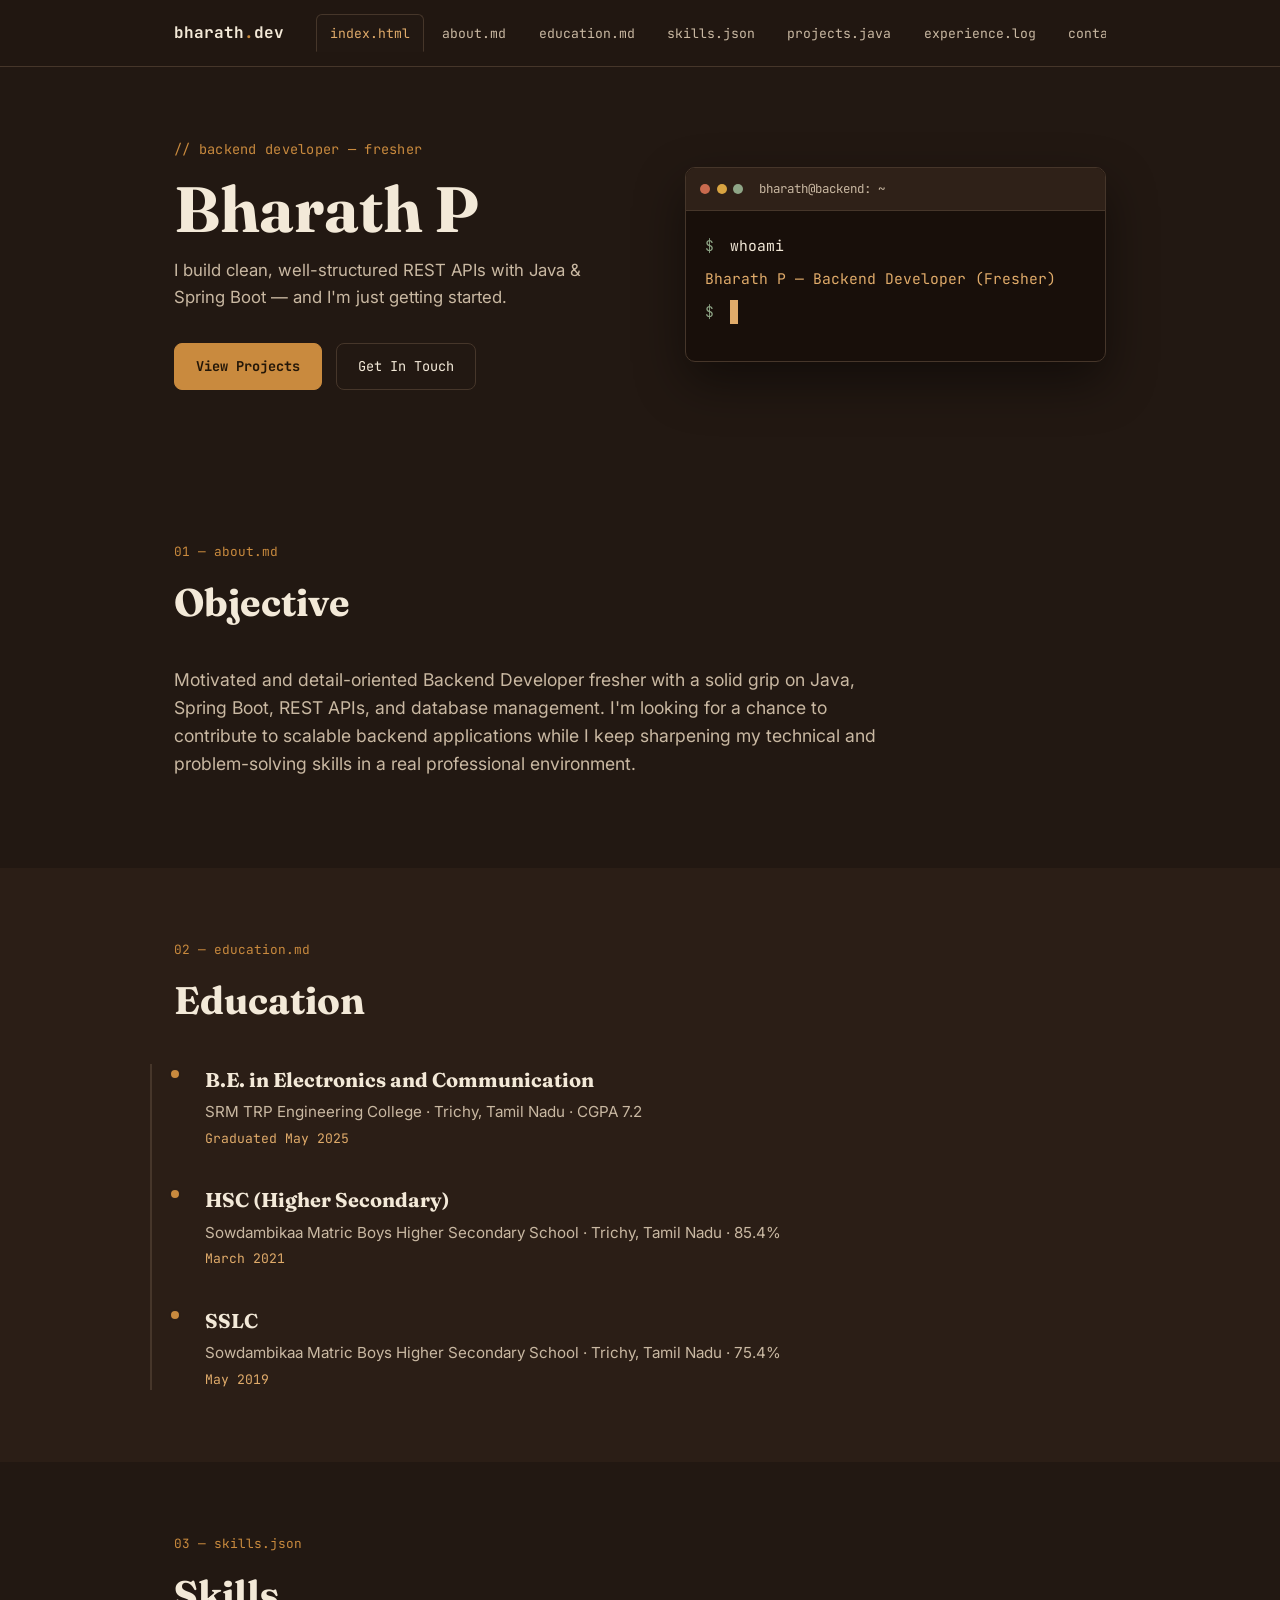
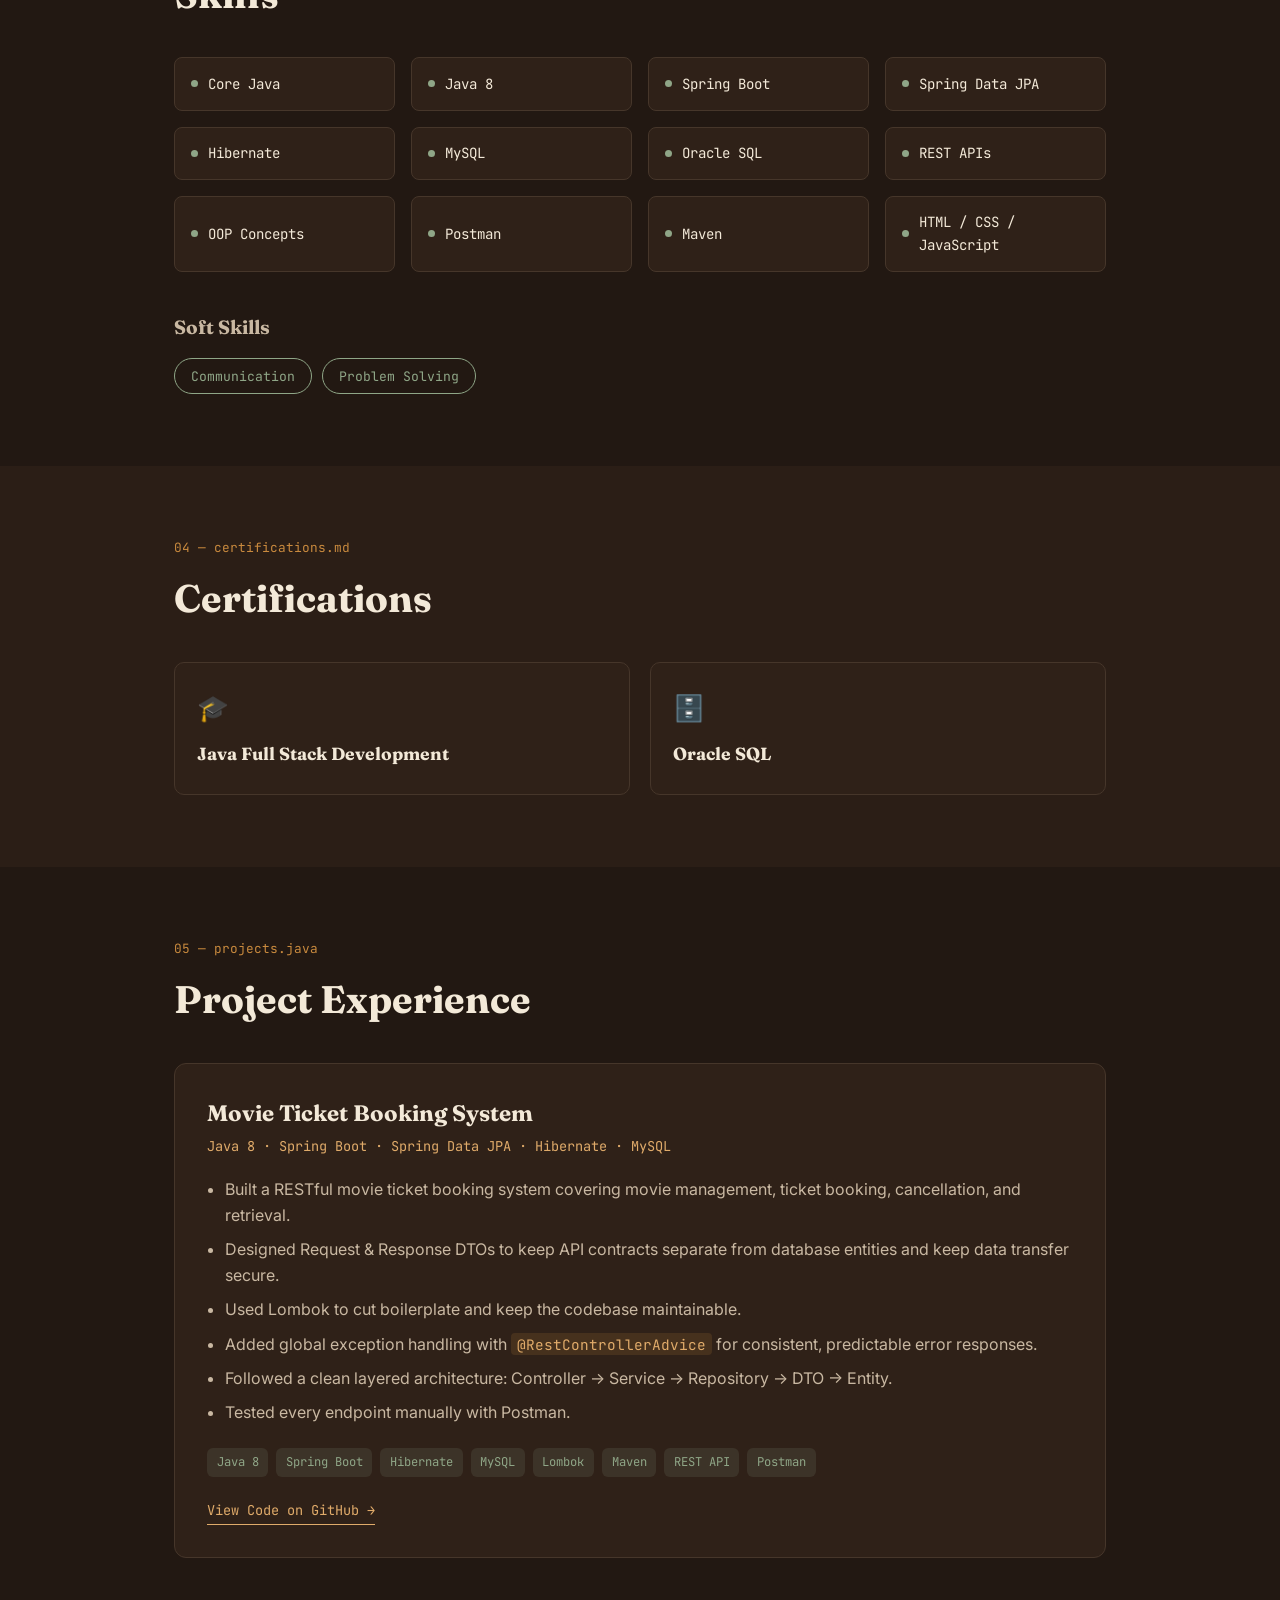
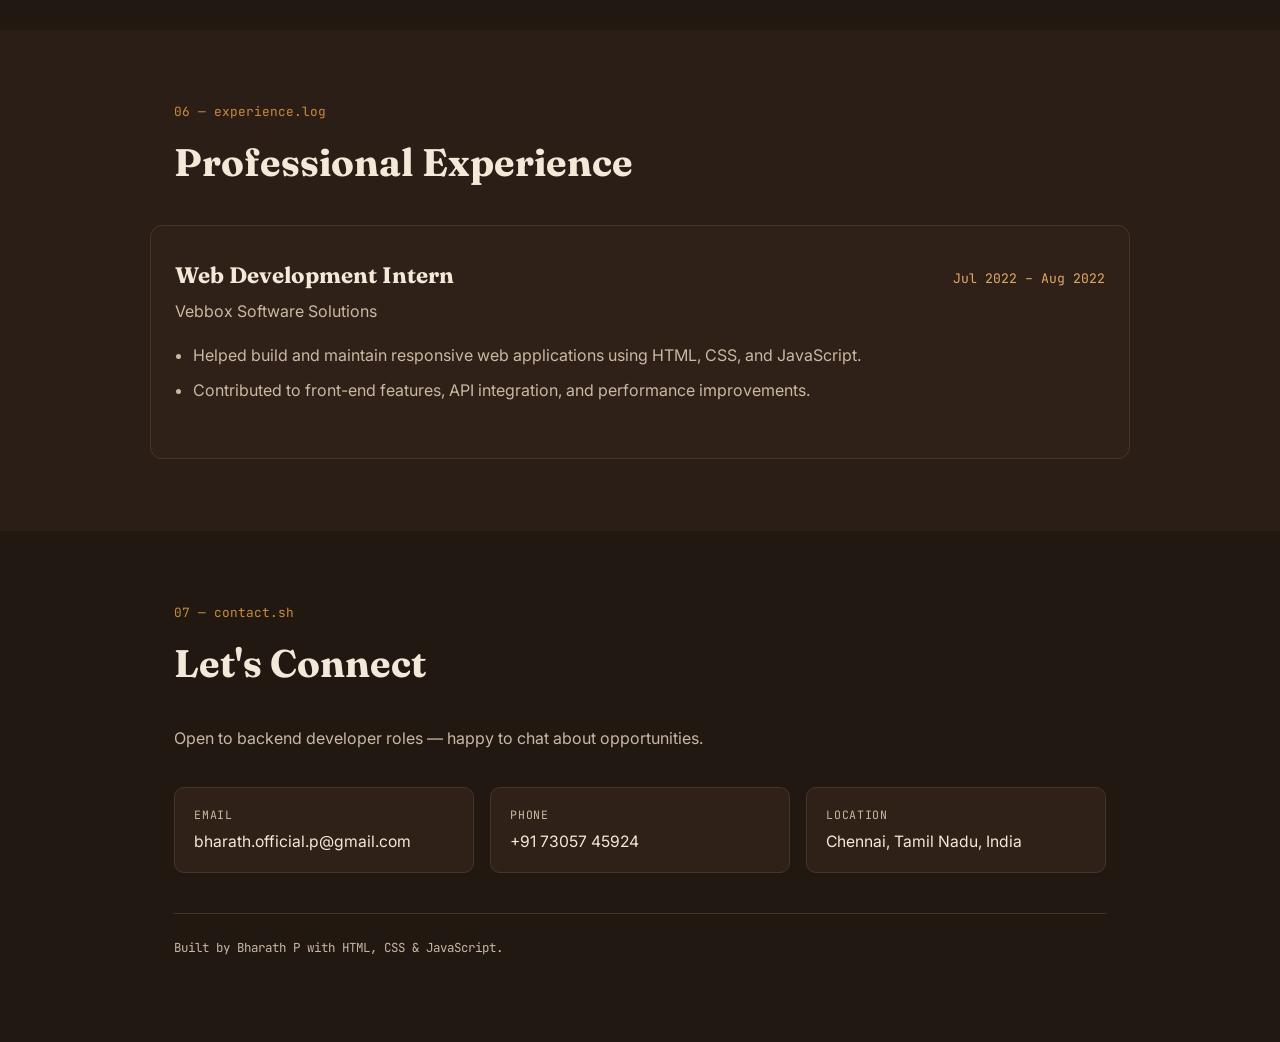
<file: index.html>
<!DOCTYPE html>
<html lang="en">
<head>
<meta charset="UTF-8">
<meta name="viewport" content="width=device-width, initial-scale=1.0">
<title>Bharath P — Backend Developer</title>

<!-- Google Fonts: Fraunces (headings), Inter (body), JetBrains Mono (code/labels) -->
<link rel="preconnect" href="https://fonts.googleapis.com">
<link href="https://fonts.googleapis.com/css2?family=Fraunces:opsz,wght@9..144,400;9..144,600;9..144,700&family=Inter:wght@400;500;600&family=JetBrains+Mono:wght@400;500;700&display=swap" rel="stylesheet">

<link rel="stylesheet" href="style.css">
</head>
<body>

  <!-- ============ NAV BAR (styled like open editor tabs) ============ -->
  <header class="tabbar" id="tabbar">
    <div class="tabbar-inner">
      <span class="logo">bharath<span class="logo-dot">.</span>dev</span>
      <nav class="tabs">
        <a href="#home" class="tab active-tab">index.html</a>
        <a href="#about" class="tab">about.md</a>
        <a href="#education" class="tab">education.md</a>
        <a href="#skills" class="tab">skills.json</a>
        <a href="#projects" class="tab">projects.java</a>
        <a href="#experience" class="tab">experience.log</a>
        <a href="#contact" class="tab">contact.sh</a>
      </nav>
      <button class="menu-btn" id="menuBtn" aria-label="Open menu">☰</button>
    </div>
  </header>

  <!-- ============ HERO / TERMINAL ============ -->
  <section class="hero" id="home">
    <div class="hero-text">
      <p class="eyebrow">// backend developer &mdash; fresher</p>
      <h1>Bharath P</h1>
      <p class="hero-sub">I build clean, well-structured REST APIs with Java &amp; Spring Boot &mdash; and I'm just getting started.</p>
      <div class="hero-actions">
        <a href="#projects" class="btn btn-primary">View Projects</a>
        <a href="#contact" class="btn btn-ghost">Get In Touch</a>
      </div>
    </div>

    <div class="terminal" id="terminal">
      <div class="terminal-topbar">
        <span class="dot red"></span><span class="dot yellow"></span><span class="dot green"></span>
        <span class="terminal-title">bharath@backend: ~</span>
      </div>
      <div class="terminal-body">
        <p><span class="prompt">$</span> whoami</p>
        <p class="typed-line" id="typedLine"></p>
        <p class="cursor-line"><span class="prompt">$</span> <span id="typeCursor" class="cursor">&nbsp;</span></p>
      </div>
    </div>
  </section>

  <!-- ============ ABOUT ============ -->
  <section class="section" id="about">
    <p class="section-tag">01 &mdash; about.md</p>
    <h2>Objective</h2>
    <p class="about-text">
      Motivated and detail-oriented Backend Developer fresher with a solid grip on Java, Spring Boot,
      REST APIs, and database management. I'm looking for a chance to contribute to scalable backend
      applications while I keep sharpening my technical and problem-solving skills in a real
      professional environment.
    </p>
  </section>

  <!-- ============ EDUCATION ============ -->
  <section class="section alt" id="education">
    <p class="section-tag">02 &mdash; education.md</p>
    <h2>Education</h2>

    <div class="timeline">
      <div class="timeline-item">
        <div class="timeline-marker"></div>
        <div class="timeline-content">
          <h3>B.E. in Electronics and Communication</h3>
          <p class="timeline-meta">SRM TRP Engineering College &middot; Trichy, Tamil Nadu &middot; CGPA 7.2</p>
          <p class="timeline-date">Graduated May 2025</p>
        </div>
      </div>

      <div class="timeline-item">
        <div class="timeline-marker"></div>
        <div class="timeline-content">
          <h3>HSC (Higher Secondary)</h3>
          <p class="timeline-meta">Sowdambikaa Matric Boys Higher Secondary School &middot; Trichy, Tamil Nadu &middot; 85.4%</p>
          <p class="timeline-date">March 2021</p>
        </div>
      </div>

      <div class="timeline-item">
        <div class="timeline-marker"></div>
        <div class="timeline-content">
          <h3>SSLC</h3>
          <p class="timeline-meta">Sowdambikaa Matric Boys Higher Secondary School &middot; Trichy, Tamil Nadu &middot; 75.4%</p>
          <p class="timeline-date">May 2019</p>
        </div>
      </div>
    </div>
  </section>

  <!-- ============ SKILLS ============ -->
  <section class="section" id="skills">
    <p class="section-tag">03 &mdash; skills.json</p>
    <h2>Skills</h2>

    <div class="skills-grid" id="skillsGrid">
      <!-- Filled in by script.js -->
    </div>

    <h3 class="soft-heading">Soft Skills</h3>
    <div class="pill-row">
      <span class="pill">Communication</span>
      <span class="pill">Problem Solving</span>
    </div>
  </section>

  <!-- ============ CERTIFICATIONS ============ -->
  <section class="section alt" id="certifications">
    <p class="section-tag">04 &mdash; certifications.md</p>
    <h2>Certifications</h2>

    <div class="cert-row">
      <div class="cert-card">
        <span class="cert-icon">🎓</span>
        <h3>Java Full Stack Development</h3>
      </div>
      <div class="cert-card">
        <span class="cert-icon">🗄️</span>
        <h3>Oracle SQL</h3>
      </div>
    </div>
  </section>

  <!-- ============ PROJECTS ============ -->
  <section class="section" id="projects">
    <p class="section-tag">05 &mdash; projects.java</p>
    <h2>Project Experience</h2>

    <div class="project-card">
      <div class="project-head">
        <h3>Movie Ticket Booking System</h3>
        <p class="project-stack">Java 8 &middot; Spring Boot &middot; Spring Data JPA &middot; Hibernate &middot; MySQL</p>
      </div>
      <ul class="project-list">
        <li>Built a RESTful movie ticket booking system covering movie management, ticket booking, cancellation, and retrieval.</li>
        <li>Designed Request &amp; Response DTOs to keep API contracts separate from database entities and keep data transfer secure.</li>
        <li>Used Lombok to cut boilerplate and keep the codebase maintainable.</li>
        <li>Added global exception handling with <code>@RestControllerAdvice</code> for consistent, predictable error responses.</li>
        <li>Followed a clean layered architecture: Controller &rarr; Service &rarr; Repository &rarr; DTO &rarr; Entity.</li>
        <li>Tested every endpoint manually with Postman.</li>
      </ul>
      <div class="tag-row">
        <span class="tag">Java 8</span><span class="tag">Spring Boot</span><span class="tag">Hibernate</span>
        <span class="tag">MySQL</span><span class="tag">Lombok</span><span class="tag">Maven</span>
        <span class="tag">REST API</span><span class="tag">Postman</span>
      </div>
      <a href="https://github.com/bharath-dev-official/Movie-Ticket-Booking-System" class="project-link" target="_blank" rel="noopener noreferrer">
        View Code on GitHub &rarr;
      </a>
    </div>
  </section>

  <!-- ============ EXPERIENCE ============ -->
  <section class="section alt" id="experience">
    <p class="section-tag">06 &mdash; experience.log</p>
    <h2>Professional Experience</h2>

    <div class="exp-card">
      <div class="exp-head">
        <h3>Web Development Intern</h3>
        <span class="exp-date">Jul 2022 &ndash; Aug 2022</span>
      </div>
      <p class="exp-company">Vebbox Software Solutions</p>
      <ul class="project-list">
        <li>Helped build and maintain responsive web applications using HTML, CSS, and JavaScript.</li>
        <li>Contributed to front-end features, API integration, and performance improvements.</li>
      </ul>
    </div>
  </section>

  <!-- ============ CONTACT ============ -->
  <footer class="section contact" id="contact">
    <p class="section-tag">07 &mdash; contact.sh</p>
    <h2>Let's Connect</h2>
    <p class="contact-sub">Open to backend developer roles &mdash; happy to chat about opportunities.</p>

    <div class="contact-links">
      <a href="mailto:bharath.official.p@gmail.com" class="contact-link">
        <span class="contact-label">Email</span>
        <span class="contact-value">bharath.official.p@gmail.com</span>
      </a>
      <a href="tel:+917305745924" class="contact-link">
        <span class="contact-label">Phone</span>
        <span class="contact-value">+91 73057 45924</span>
      </a>
      <div class="contact-link">
        <span class="contact-label">Location</span>
        <span class="contact-value">Chennai, Tamil Nadu, India</span>
      </div>
    </div>

    <p class="footer-note">Built by Bharath P with HTML, CSS &amp; JavaScript.</p>
  </footer>

  <button id="backToTop" class="back-to-top" aria-label="Back to top">↑</button>

  <script src="script.js"></script>
</body>
</html>
</file>
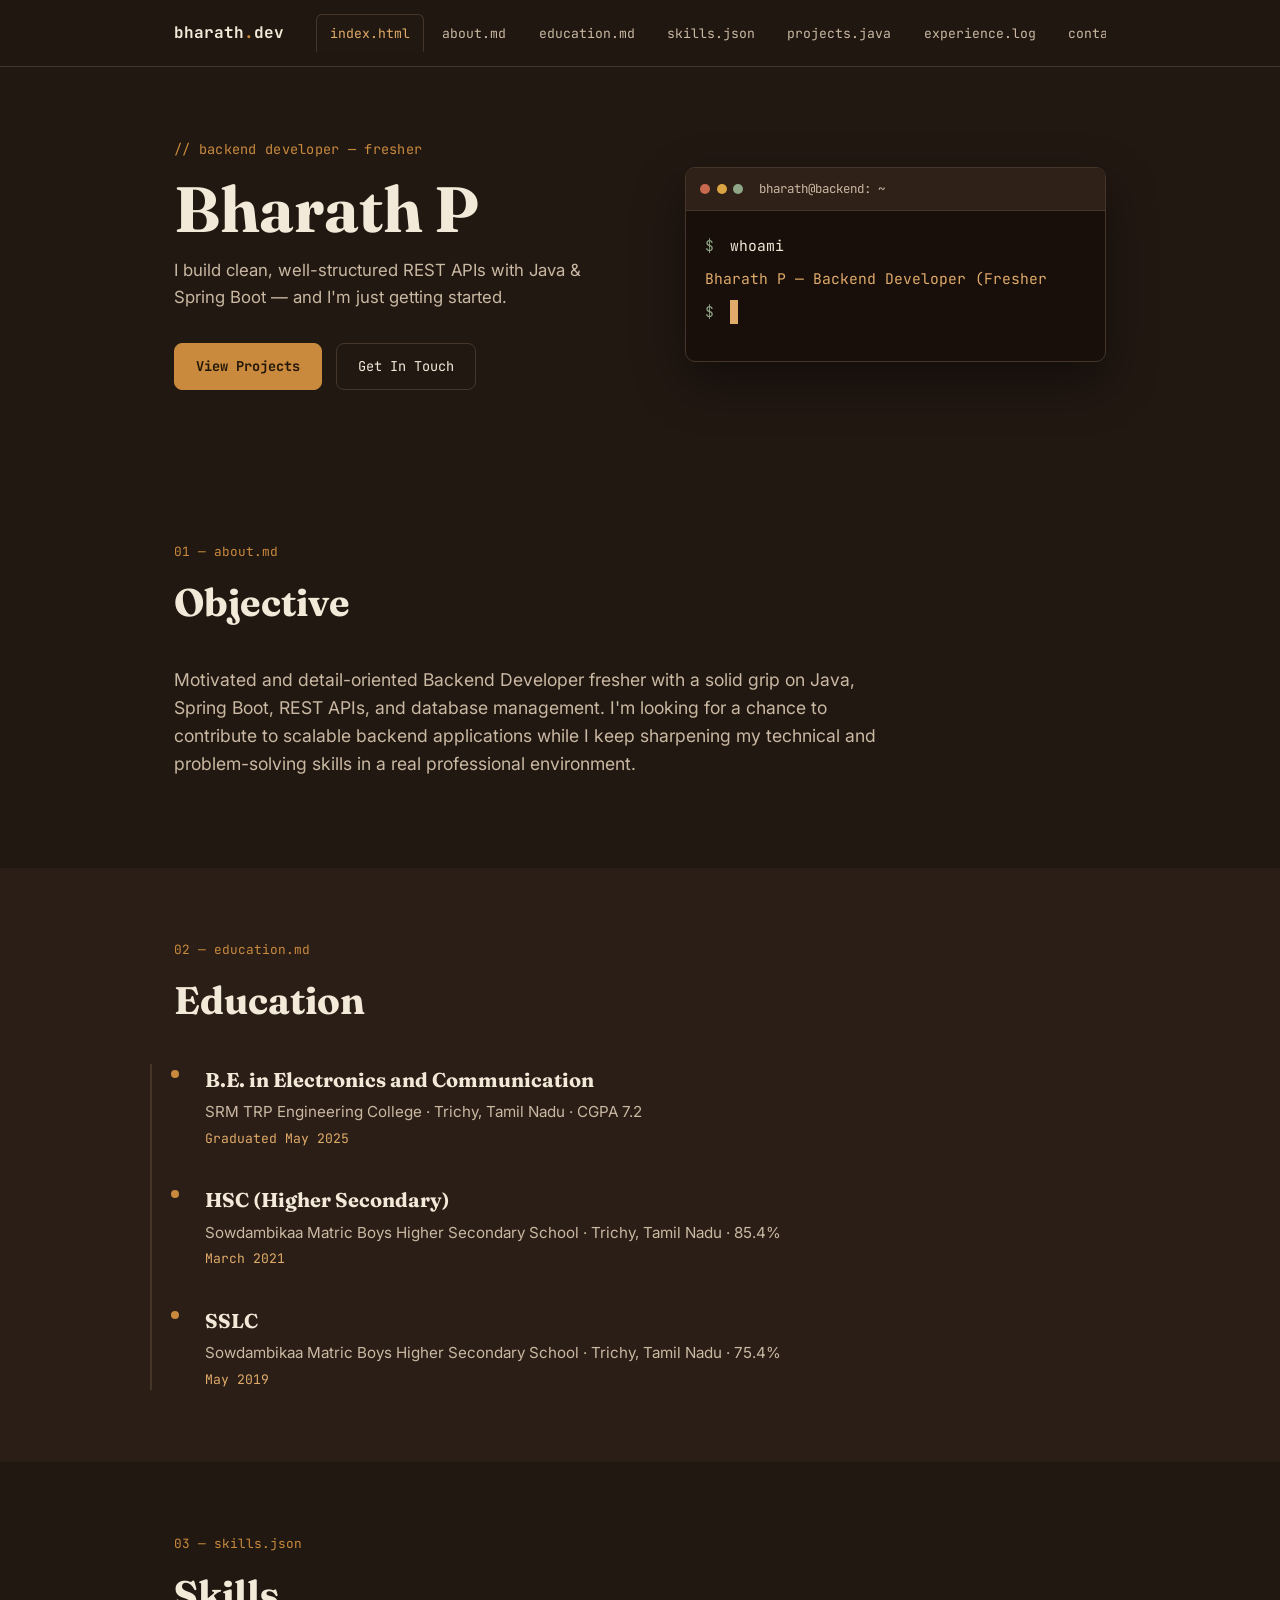
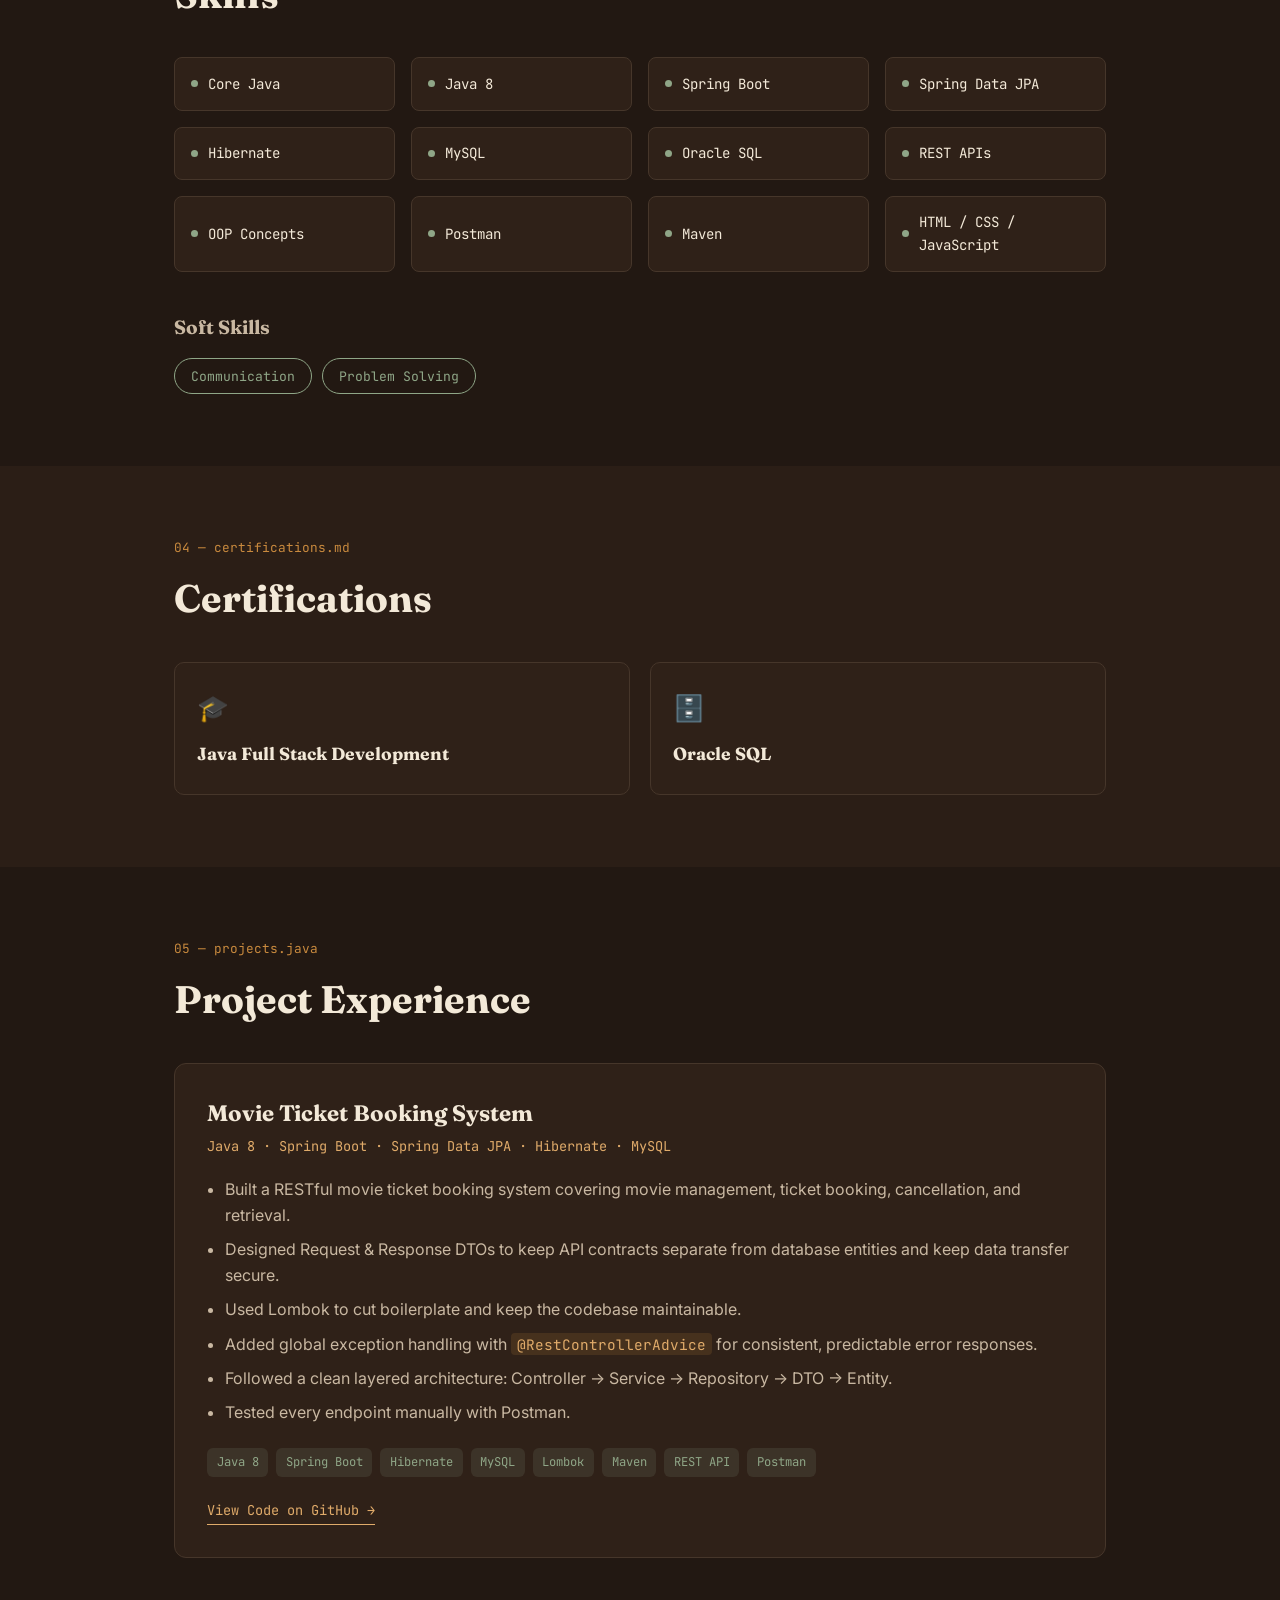
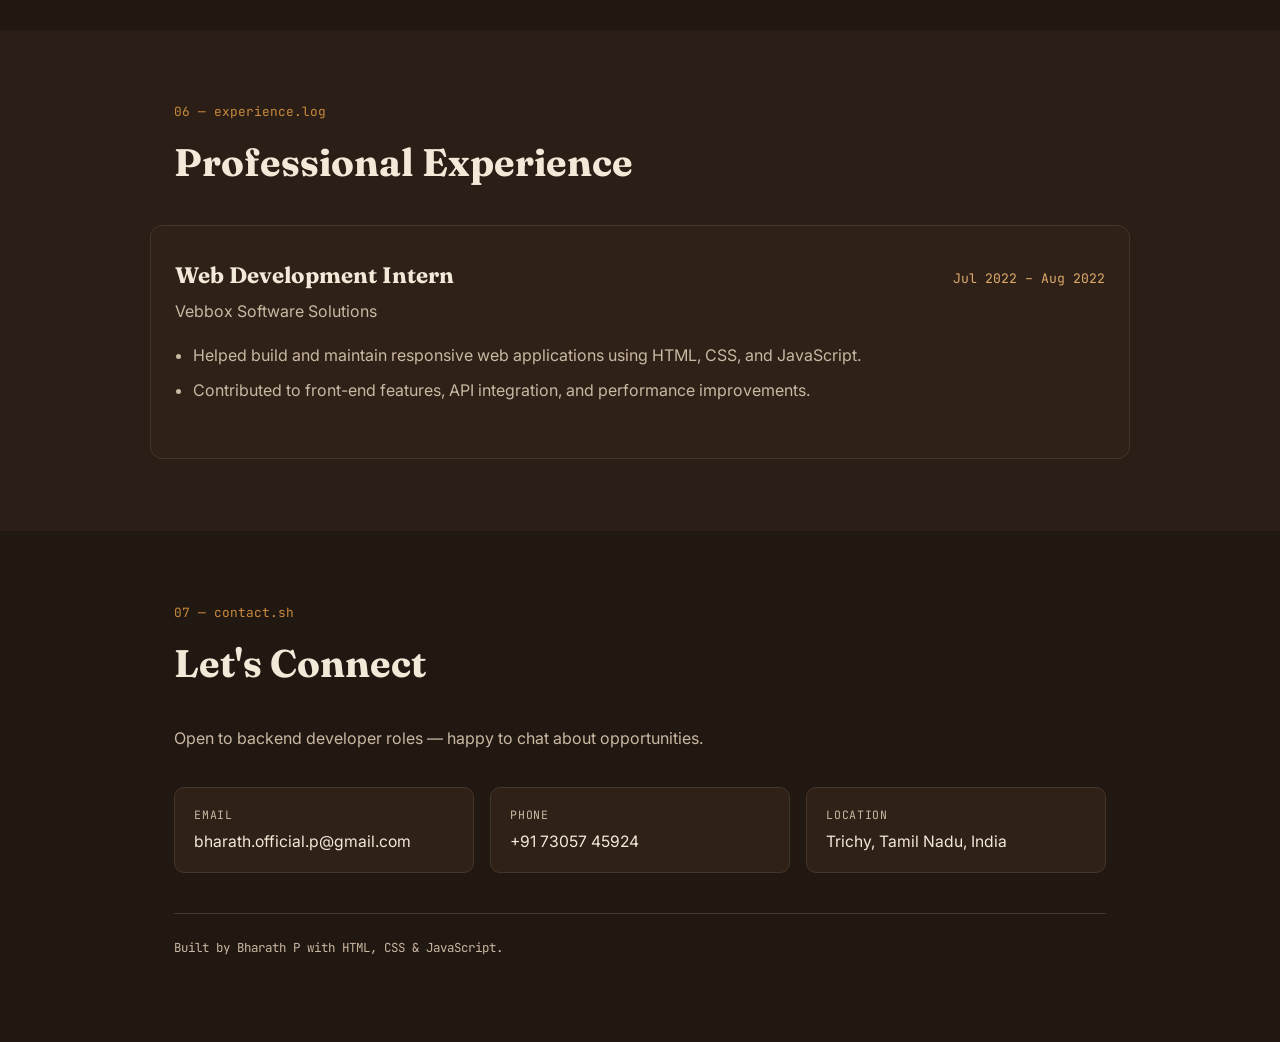
<file: index (1).html>
<!DOCTYPE html>
<html lang="en">
<head>
<meta charset="UTF-8">
<meta name="viewport" content="width=device-width, initial-scale=1.0">
<title>Bharath P — Backend Developer</title>

<!-- Google Fonts: Fraunces (headings), Inter (body), JetBrains Mono (code/labels) -->
<link rel="preconnect" href="https://fonts.googleapis.com">
<link href="https://fonts.googleapis.com/css2?family=Fraunces:opsz,wght@9..144,400;9..144,600;9..144,700&family=Inter:wght@400;500;600&family=JetBrains+Mono:wght@400;500;700&display=swap" rel="stylesheet">

<link rel="stylesheet" href="style (1).css">
</head>
<body>

  <!-- ============ NAV BAR (styled like open editor tabs) ============ -->
  <header class="tabbar" id="tabbar">
    <div class="tabbar-inner">
      <span class="logo">bharath<span class="logo-dot">.</span>dev</span>
      <nav class="tabs">
        <a href="#home" class="tab active-tab">index.html</a>
        <a href="#about" class="tab">about.md</a>
        <a href="#education" class="tab">education.md</a>
        <a href="#skills" class="tab">skills.json</a>
        <a href="#projects" class="tab">projects.java</a>
        <a href="#experience" class="tab">experience.log</a>
        <a href="#contact" class="tab">contact.sh</a>
      </nav>
      <button class="menu-btn" id="menuBtn" aria-label="Open menu">☰</button>
    </div>
  </header>

  <!-- ============ HERO / TERMINAL ============ -->
  <section class="hero" id="home">
    <div class="hero-text">
      <p class="eyebrow">// backend developer &mdash; fresher</p>
      <h1>Bharath P</h1>
      <p class="hero-sub">I build clean, well-structured REST APIs with Java &amp; Spring Boot &mdash; and I'm just getting started.</p>
      <div class="hero-actions">
        <a href="#projects" class="btn btn-primary">View Projects</a>
        <a href="#contact" class="btn btn-ghost">Get In Touch</a>
      </div>
    </div>

    <div class="terminal" id="terminal">
      <div class="terminal-topbar">
        <span class="dot red"></span><span class="dot yellow"></span><span class="dot green"></span>
        <span class="terminal-title">bharath@backend: ~</span>
      </div>
      <div class="terminal-body">
        <p><span class="prompt">$</span> whoami</p>
        <p class="typed-line" id="typedLine"></p>
        <p class="cursor-line"><span class="prompt">$</span> <span id="typeCursor" class="cursor">&nbsp;</span></p>
      </div>
    </div>
  </section>

  <!-- ============ ABOUT ============ -->
  <section class="section" id="about">
    <p class="section-tag">01 &mdash; about.md</p>
    <h2>Objective</h2>
    <p class="about-text">
      Motivated and detail-oriented Backend Developer fresher with a solid grip on Java, Spring Boot,
      REST APIs, and database management. I'm looking for a chance to contribute to scalable backend
      applications while I keep sharpening my technical and problem-solving skills in a real
      professional environment.
    </p>
  </section>

  <!-- ============ EDUCATION ============ -->
  <section class="section alt" id="education">
    <p class="section-tag">02 &mdash; education.md</p>
    <h2>Education</h2>

    <div class="timeline">
      <div class="timeline-item">
        <div class="timeline-marker"></div>
        <div class="timeline-content">
          <h3>B.E. in Electronics and Communication</h3>
          <p class="timeline-meta">SRM TRP Engineering College &middot; Trichy, Tamil Nadu &middot; CGPA 7.2</p>
          <p class="timeline-date">Graduated May 2025</p>
        </div>
      </div>

      <div class="timeline-item">
        <div class="timeline-marker"></div>
        <div class="timeline-content">
          <h3>HSC (Higher Secondary)</h3>
          <p class="timeline-meta">Sowdambikaa Matric Boys Higher Secondary School &middot; Trichy, Tamil Nadu &middot; 85.4%</p>
          <p class="timeline-date">March 2021</p>
        </div>
      </div>

      <div class="timeline-item">
        <div class="timeline-marker"></div>
        <div class="timeline-content">
          <h3>SSLC</h3>
          <p class="timeline-meta">Sowdambikaa Matric Boys Higher Secondary School &middot; Trichy, Tamil Nadu &middot; 75.4%</p>
          <p class="timeline-date">May 2019</p>
        </div>
      </div>
    </div>
  </section>

  <!-- ============ SKILLS ============ -->
  <section class="section" id="skills">
    <p class="section-tag">03 &mdash; skills.json</p>
    <h2>Skills</h2>

    <div class="skills-grid" id="skillsGrid">
      <!-- Filled in by script.js -->
    </div>

    <h3 class="soft-heading">Soft Skills</h3>
    <div class="pill-row">
      <span class="pill">Communication</span>
      <span class="pill">Problem Solving</span>
    </div>
  </section>

  <!-- ============ CERTIFICATIONS ============ -->
  <section class="section alt" id="certifications">
    <p class="section-tag">04 &mdash; certifications.md</p>
    <h2>Certifications</h2>

    <div class="cert-row">
      <div class="cert-card">
        <span class="cert-icon">🎓</span>
        <h3>Java Full Stack Development</h3>
      </div>
      <div class="cert-card">
        <span class="cert-icon">🗄️</span>
        <h3>Oracle SQL</h3>
      </div>
    </div>
  </section>

  <!-- ============ PROJECTS ============ -->
  <section class="section" id="projects">
    <p class="section-tag">05 &mdash; projects.java</p>
    <h2>Project Experience</h2>

    <div class="project-card">
      <div class="project-head">
        <h3>Movie Ticket Booking System</h3>
        <p class="project-stack">Java 8 &middot; Spring Boot &middot; Spring Data JPA &middot; Hibernate &middot; MySQL</p>
      </div>
      <ul class="project-list">
        <li>Built a RESTful movie ticket booking system covering movie management, ticket booking, cancellation, and retrieval.</li>
        <li>Designed Request &amp; Response DTOs to keep API contracts separate from database entities and keep data transfer secure.</li>
        <li>Used Lombok to cut boilerplate and keep the codebase maintainable.</li>
        <li>Added global exception handling with <code>@RestControllerAdvice</code> for consistent, predictable error responses.</li>
        <li>Followed a clean layered architecture: Controller &rarr; Service &rarr; Repository &rarr; DTO &rarr; Entity.</li>
        <li>Tested every endpoint manually with Postman.</li>
      </ul>
      <div class="tag-row">
        <span class="tag">Java 8</span><span class="tag">Spring Boot</span><span class="tag">Hibernate</span>
        <span class="tag">MySQL</span><span class="tag">Lombok</span><span class="tag">Maven</span>
        <span class="tag">REST API</span><span class="tag">Postman</span>
      </div>
      <a href="https://github.com/bharath-dev-official/Movie-Ticket-Booking-System" class="project-link" target="_blank" rel="noopener noreferrer">
        View Code on GitHub &rarr;
      </a>
    </div>
  </section>

  <!-- ============ EXPERIENCE ============ -->
  <section class="section alt" id="experience">
    <p class="section-tag">06 &mdash; experience.log</p>
    <h2>Professional Experience</h2>

    <div class="exp-card">
      <div class="exp-head">
        <h3>Web Development Intern</h3>
        <span class="exp-date">Jul 2022 &ndash; Aug 2022</span>
      </div>
      <p class="exp-company">Vebbox Software Solutions</p>
      <ul class="project-list">
        <li>Helped build and maintain responsive web applications using HTML, CSS, and JavaScript.</li>
        <li>Contributed to front-end features, API integration, and performance improvements.</li>
      </ul>
    </div>
  </section>

  <!-- ============ CONTACT ============ -->
  <footer class="section contact" id="contact">
    <p class="section-tag">07 &mdash; contact.sh</p>
    <h2>Let's Connect</h2>
    <p class="contact-sub">Open to backend developer roles &mdash; happy to chat about opportunities.</p>

    <div class="contact-links">
      <a href="mailto:bharath.official.p@gmail.com" class="contact-link">
        <span class="contact-label">Email</span>
        <span class="contact-value">bharath.official.p@gmail.com</span>
      </a>
      <a href="tel:+917305745924" class="contact-link">
        <span class="contact-label">Phone</span>
        <span class="contact-value">+91 73057 45924</span>
      </a>
      <div class="contact-link">
        <span class="contact-label">Location</span>
        <span class="contact-value">Trichy, Tamil Nadu, India</span>
      </div>
    </div>

    <p class="footer-note">Built by Bharath P with HTML, CSS &amp; JavaScript.</p>
  </footer>

  <button id="backToTop" class="back-to-top" aria-label="Back to top">↑</button>

  <script src="script (1).js"></script>
</body>
</html>
</file>
<file: style.css>
/* ============================================================
   DESIGN TOKENS
   Theme idea: "Java" the language = coffee. Dark espresso
   background, cream text, copper accent (coffee crema) and a
   sage-green accent (a nod to Spring Boot).
   ============================================================ */
:root {
  --bg: #221812;
  --bg-alt: #2b1e16;
  --surface: #2f2118;
  --border: #46362a;
  --text: #f3e9d8;
  --text-dim: #c9b8a2;
  --accent: #c98a3e;      /* copper / crema */
  --accent-soft: #e0ab6a;
  --accent-2: #8fa687;    /* sage green / spring boot nod */
  --danger: #c96a4e;

  --font-display: "Fraunces", serif;
  --font-body: "Inter", sans-serif;
  --font-mono: "JetBrains Mono", monospace;

  --max-width: 980px;
}

* { box-sizing: border-box; }

html { scroll-behavior: smooth; }

body {
  margin: 0;
  background: var(--bg);
  color: var(--text);
  font-family: var(--font-body);
  line-height: 1.6;
  -webkit-font-smoothing: antialiased;
}

a { color: inherit; text-decoration: none; }
ul { padding-left: 1.1rem; margin: 0; }
li { margin-bottom: 0.55rem; }
code {
  font-family: var(--font-mono);
  background: rgba(201, 138, 62, 0.15);
  color: var(--accent-soft);
  padding: 0.1rem 0.4rem;
  border-radius: 4px;
  font-size: 0.9em;
}

/* ============ NAV / TABBAR ============ */
.tabbar {
  position: sticky;
  top: 0;
  z-index: 50;
  background: rgba(34, 24, 18, 0.92);
  backdrop-filter: blur(8px);
  border-bottom: 1px solid var(--border);
}

.tabbar-inner {
  max-width: var(--max-width);
  margin: 0 auto;
  padding: 0.9rem 1.5rem;
  display: flex;
  align-items: center;
  gap: 2rem;
}

.logo {
  font-family: var(--font-mono);
  font-weight: 700;
  font-size: 1rem;
  color: var(--text);
  flex-shrink: 0;
}
.logo-dot { color: var(--accent); }

.tabs {
  display: flex;
  gap: 0.3rem;
  overflow-x: auto;
  scrollbar-width: none;
}
.tabs::-webkit-scrollbar { display: none; }

.tab {
  font-family: var(--font-mono);
  font-size: 0.82rem;
  color: var(--text-dim);
  padding: 0.45rem 0.8rem;
  border-radius: 6px 6px 0 0;
  border: 1px solid transparent;
  white-space: nowrap;
  transition: color 0.2s ease, background 0.2s ease, border-color 0.2s ease;
}
.tab:hover { color: var(--text); background: rgba(255,255,255,0.04); }
.tab.active-tab {
  color: var(--accent-soft);
  background: var(--bg);
  border-color: var(--border);
  border-bottom-color: var(--bg);
}

.menu-btn {
  display: none;
  margin-left: auto;
  background: none;
  border: 1px solid var(--border);
  color: var(--text);
  font-size: 1.1rem;
  padding: 0.35rem 0.6rem;
  border-radius: 6px;
  cursor: pointer;
}

/* ============ HERO ============ */
.hero {
  max-width: var(--max-width);
  margin: 0 auto;
  padding: 4.5rem 1.5rem 5rem;
  display: grid;
  grid-template-columns: 1.1fr 1fr;
  gap: 3rem;
  align-items: center;
}

.eyebrow {
  font-family: var(--font-mono);
  color: var(--accent);
  font-size: 0.85rem;
  margin: 0 0 0.9rem;
  letter-spacing: 0.02em;
}

.hero h1 {
  font-family: var(--font-display);
  font-weight: 700;
  font-size: clamp(2.6rem, 6vw, 4rem);
  margin: 0 0 0.9rem;
  line-height: 1.05;
}

.hero-sub {
  color: var(--text-dim);
  font-size: 1.05rem;
  max-width: 40ch;
  margin: 0 0 2rem;
}

.hero-actions { display: flex; gap: 0.9rem; flex-wrap: wrap; }

.btn {
  font-family: var(--font-mono);
  font-size: 0.85rem;
  padding: 0.75rem 1.3rem;
  border-radius: 8px;
  border: 1px solid var(--border);
  transition: transform 0.15s ease, background 0.15s ease, border-color 0.15s ease;
  display: inline-block;
}
.btn:hover { transform: translateY(-2px); }
.btn-primary { background: var(--accent); color: #241708; border-color: var(--accent); font-weight: 700;}
.btn-primary:hover { background: var(--accent-soft); }
.btn-ghost { color: var(--text); }
.btn-ghost:hover { border-color: var(--accent); color: var(--accent-soft); }

/* ============ TERMINAL (signature element) ============ */
.terminal {
  background: #180f0a;
  border: 1px solid var(--border);
  border-radius: 10px;
  overflow: hidden;
  box-shadow: 0 20px 50px rgba(0,0,0,0.45);
}

.terminal-topbar {
  display: flex;
  align-items: center;
  gap: 0.4rem;
  padding: 0.7rem 0.9rem;
  background: var(--surface);
  border-bottom: 1px solid var(--border);
}

.dot { width: 10px; height: 10px; border-radius: 50%; display: inline-block; }
.dot.red { background: #c96a4e; }
.dot.yellow { background: #d9a441; }
.dot.green { background: #8fa687; }

.terminal-title {
  margin-left: 0.6rem;
  font-family: var(--font-mono);
  font-size: 0.78rem;
  color: var(--text-dim);
}

.terminal-body {
  padding: 1.4rem 1.2rem 1.6rem;
  font-family: var(--font-mono);
  font-size: 0.92rem;
  min-height: 150px;
}

.terminal-body p { margin: 0 0 0.6rem; }
.prompt { color: var(--accent-2); margin-right: 0.4rem; }
.typed-line { color: var(--accent-soft); min-height: 1.4em; }
.cursor {
  display: inline-block;
  width: 8px;
  background: var(--accent-soft);
  animation: blink 1s step-end infinite;
}
@keyframes blink { 50% { opacity: 0; } }

/* ============ GENERIC SECTIONS ============ */
.section {
  max-width: var(--max-width);
  margin: 0 auto;
  padding: 4.5rem 1.5rem;
}
.section.alt { background: var(--bg-alt); max-width: 100%; }
.section.alt > * { max-width: var(--max-width); margin-left: auto; margin-right: auto; }
.section.alt { padding-left: 0; padding-right: 0; }
.section.alt .section-tag,
.section.alt h2,
.section.alt .timeline,
.section.alt .cert-row,
.section.alt .exp-card {
  padding-left: 1.5rem;
  padding-right: 1.5rem;
}

.section-tag {
  font-family: var(--font-mono);
  color: var(--accent);
  font-size: 0.8rem;
  margin: 0 0 0.6rem;
}

.section h2 {
  font-family: var(--font-display);
  font-size: clamp(1.8rem, 3.5vw, 2.4rem);
  margin: 0 0 2rem;
}

.about-text {
  font-size: 1.1rem;
  color: var(--text-dim);
  max-width: 65ch;
}

/* ============ EDUCATION TIMELINE ============ */
.timeline {
  border-left: 2px solid var(--border);
  margin-left: 0.4rem;
}
.timeline-item {
  position: relative;
  padding: 0 0 2.2rem 1.8rem;
}
.timeline-item:last-child { padding-bottom: 0; }
.timeline-marker {
  position: absolute;
  left: -7px;
  top: 4px;
  width: 12px;
  height: 12px;
  border-radius: 50%;
  background: var(--accent);
  border: 2px solid var(--bg-alt);
}
.timeline-content h3 { font-family: var(--font-display); margin: 0 0 0.3rem; font-size: 1.25rem; }
.timeline-meta { color: var(--text-dim); margin: 0 0 0.2rem; font-size: 0.95rem; }
.timeline-date { font-family: var(--font-mono); color: var(--accent-soft); font-size: 0.82rem; margin: 0; }

/* ============ SKILLS ============ */
.skills-grid {
  display: grid;
  grid-template-columns: repeat(auto-fit, minmax(200px, 1fr));
  gap: 1rem;
  margin-bottom: 2.5rem;
}
.skill-chip {
  background: var(--surface);
  border: 1px solid var(--border);
  border-radius: 8px;
  padding: 0.9rem 1rem;
  display: flex;
  align-items: center;
  gap: 0.6rem;
  font-family: var(--font-mono);
  font-size: 0.88rem;
}
.skill-chip .dot-bullet {
  width: 7px; height: 7px; border-radius: 50%;
  background: var(--accent-2);
  flex-shrink: 0;
}

.soft-heading {
  font-family: var(--font-display);
  font-size: 1.2rem;
  margin: 0 0 1rem;
  color: var(--text-dim);
}
.pill-row { display: flex; gap: 0.6rem; flex-wrap: wrap; }
.pill {
  border: 1px solid var(--accent-2);
  color: var(--accent-2);
  border-radius: 999px;
  padding: 0.4rem 1rem;
  font-family: var(--font-mono);
  font-size: 0.82rem;
}

/* ============ CERTIFICATIONS ============ */
.cert-row { display: flex; gap: 1.2rem; flex-wrap: wrap; }
.cert-card {
  background: var(--surface);
  border: 1px solid var(--border);
  border-radius: 10px;
  padding: 1.6rem 1.4rem;
  flex: 1 1 220px;
}
.cert-icon { font-size: 1.6rem; display: block; margin-bottom: 0.7rem; }
.cert-card h3 { font-family: var(--font-display); font-size: 1.1rem; margin: 0; }

/* ============ PROJECT / EXPERIENCE CARDS ============ */
.project-card, .exp-card {
  background: var(--surface);
  border: 1px solid var(--border);
  border-radius: 12px;
  padding: 2rem;
}
.project-head { margin-bottom: 1.2rem; }
.project-head h3, .exp-head h3 { font-family: var(--font-display); font-size: 1.4rem; margin: 0 0 0.3rem; }
.project-stack { font-family: var(--font-mono); color: var(--accent-soft); font-size: 0.85rem; margin: 0; }

.project-list { margin: 0 0 1.4rem; color: var(--text-dim); }

.tag-row { display: flex; gap: 0.5rem; flex-wrap: wrap; }
.tag {
  font-family: var(--font-mono);
  font-size: 0.76rem;
  background: rgba(143, 166, 135, 0.14);
  color: var(--accent-2);
  border-radius: 6px;
  padding: 0.3rem 0.6rem;
}

.project-link {
  display: inline-block;
  margin-top: 1.4rem;
  font-family: var(--font-mono);
  font-size: 0.85rem;
  color: var(--accent-soft);
  border-bottom: 1px solid var(--accent-soft);
  padding-bottom: 2px;
  transition: color 0.2s ease, border-color 0.2s ease;
}
.project-link:hover { color: var(--accent); border-color: var(--accent); }

.exp-head { display: flex; justify-content: space-between; align-items: baseline; flex-wrap: wrap; gap: 0.5rem; }
.exp-date { font-family: var(--font-mono); color: var(--accent-soft); font-size: 0.82rem; }
.exp-company { color: var(--text-dim); margin: 0 0 1.2rem; }

/* ============ CONTACT ============ */
.contact { text-align: left; }
.contact-sub { color: var(--text-dim); margin: 0 0 2.2rem; }

.contact-links {
  display: grid;
  grid-template-columns: repeat(auto-fit, minmax(220px, 1fr));
  gap: 1rem;
  margin-bottom: 2.5rem;
}
.contact-link {
  background: var(--surface);
  border: 1px solid var(--border);
  border-radius: 10px;
  padding: 1.1rem 1.2rem;
  display: flex;
  flex-direction: column;
  gap: 0.3rem;
  transition: border-color 0.2s ease, transform 0.2s ease;
}
a.contact-link:hover { border-color: var(--accent); transform: translateY(-2px); }
.contact-label { font-family: var(--font-mono); font-size: 0.72rem; color: var(--text-dim); text-transform: uppercase; letter-spacing: 0.06em; }
.contact-value { font-size: 0.98rem; }

.footer-note {
  font-family: var(--font-mono);
  font-size: 0.78rem;
  color: var(--text-dim);
  border-top: 1px solid var(--border);
  padding-top: 1.5rem;
}

/* ============ BACK TO TOP ============ */
.back-to-top {
  position: fixed;
  bottom: 1.6rem;
  right: 1.6rem;
  width: 42px;
  height: 42px;
  border-radius: 50%;
  border: 1px solid var(--border);
  background: var(--surface);
  color: var(--text);
  font-size: 1.1rem;
  cursor: pointer;
  opacity: 0;
  pointer-events: none;
  transition: opacity 0.25s ease, transform 0.2s ease;
  z-index: 40;
}
.back-to-top.visible { opacity: 1; pointer-events: auto; }
.back-to-top:hover { transform: translateY(-3px); border-color: var(--accent); }

/* ============ RESPONSIVE ============ */
@media (max-width: 800px) {
  .hero { grid-template-columns: 1fr; padding-top: 3rem; }
  .tabs { display: none; }
  .menu-btn { display: inline-block; }
  .tabbar.menu-open .tabs {
    display: flex;
    flex-direction: column;
    position: absolute;
    top: 100%;
    left: 0;
    right: 0;
    background: var(--bg);
    border-bottom: 1px solid var(--border);
    padding: 0.5rem 1.5rem 1rem;
  }
  .tabbar.menu-open .tab { border-radius: 6px; }
}

/* Respect reduced-motion preference */
@media (prefers-reduced-motion: reduce) {
  html { scroll-behavior: auto; }
  .cursor { animation: none; }
}

/* Keyboard focus visibility */
a:focus-visible, button:focus-visible {
  outline: 2px solid var(--accent-soft);
  outline-offset: 2px;
}
</file>
<file: style (1).css>
/* ============================================================
   DESIGN TOKENS
   Theme idea: "Java" the language = coffee. Dark espresso
   background, cream text, copper accent (coffee crema) and a
   sage-green accent (a nod to Spring Boot).
   ============================================================ */
:root {
  --bg: #221812;
  --bg-alt: #2b1e16;
  --surface: #2f2118;
  --border: #46362a;
  --text: #f3e9d8;
  --text-dim: #c9b8a2;
  --accent: #c98a3e;      /* copper / crema */
  --accent-soft: #e0ab6a;
  --accent-2: #8fa687;    /* sage green / spring boot nod */
  --danger: #c96a4e;

  --font-display: "Fraunces", serif;
  --font-body: "Inter", sans-serif;
  --font-mono: "JetBrains Mono", monospace;

  --max-width: 980px;
}

* { box-sizing: border-box; }

html { scroll-behavior: smooth; }

body {
  margin: 0;
  background: var(--bg);
  color: var(--text);
  font-family: var(--font-body);
  line-height: 1.6;
  -webkit-font-smoothing: antialiased;
}

a { color: inherit; text-decoration: none; }
ul { padding-left: 1.1rem; margin: 0; }
li { margin-bottom: 0.55rem; }
code {
  font-family: var(--font-mono);
  background: rgba(201, 138, 62, 0.15);
  color: var(--accent-soft);
  padding: 0.1rem 0.4rem;
  border-radius: 4px;
  font-size: 0.9em;
}

/* ============ NAV / TABBAR ============ */
.tabbar {
  position: sticky;
  top: 0;
  z-index: 50;
  background: rgba(34, 24, 18, 0.92);
  backdrop-filter: blur(8px);
  border-bottom: 1px solid var(--border);
}

.tabbar-inner {
  max-width: var(--max-width);
  margin: 0 auto;
  padding: 0.9rem 1.5rem;
  display: flex;
  align-items: center;
  gap: 2rem;
}

.logo {
  font-family: var(--font-mono);
  font-weight: 700;
  font-size: 1rem;
  color: var(--text);
  flex-shrink: 0;
}
.logo-dot { color: var(--accent); }

.tabs {
  display: flex;
  gap: 0.3rem;
  overflow-x: auto;
  scrollbar-width: none;
}
.tabs::-webkit-scrollbar { display: none; }

.tab {
  font-family: var(--font-mono);
  font-size: 0.82rem;
  color: var(--text-dim);
  padding: 0.45rem 0.8rem;
  border-radius: 6px 6px 0 0;
  border: 1px solid transparent;
  white-space: nowrap;
  transition: color 0.2s ease, background 0.2s ease, border-color 0.2s ease;
}
.tab:hover { color: var(--text); background: rgba(255,255,255,0.04); }
.tab.active-tab {
  color: var(--accent-soft);
  background: var(--bg);
  border-color: var(--border);
  border-bottom-color: var(--bg);
}

.menu-btn {
  display: none;
  margin-left: auto;
  background: none;
  border: 1px solid var(--border);
  color: var(--text);
  font-size: 1.1rem;
  padding: 0.35rem 0.6rem;
  border-radius: 6px;
  cursor: pointer;
}

/* ============ HERO ============ */
.hero {
  max-width: var(--max-width);
  margin: 0 auto;
  padding: 4.5rem 1.5rem 5rem;
  display: grid;
  grid-template-columns: 1.1fr 1fr;
  gap: 3rem;
  align-items: center;
}

.eyebrow {
  font-family: var(--font-mono);
  color: var(--accent);
  font-size: 0.85rem;
  margin: 0 0 0.9rem;
  letter-spacing: 0.02em;
}

.hero h1 {
  font-family: var(--font-display);
  font-weight: 700;
  font-size: clamp(2.6rem, 6vw, 4rem);
  margin: 0 0 0.9rem;
  line-height: 1.05;
}

.hero-sub {
  color: var(--text-dim);
  font-size: 1.05rem;
  max-width: 40ch;
  margin: 0 0 2rem;
}

.hero-actions { display: flex; gap: 0.9rem; flex-wrap: wrap; }

.btn {
  font-family: var(--font-mono);
  font-size: 0.85rem;
  padding: 0.75rem 1.3rem;
  border-radius: 8px;
  border: 1px solid var(--border);
  transition: transform 0.15s ease, background 0.15s ease, border-color 0.15s ease;
  display: inline-block;
}
.btn:hover { transform: translateY(-2px); }
.btn-primary { background: var(--accent); color: #241708; border-color: var(--accent); font-weight: 700;}
.btn-primary:hover { background: var(--accent-soft); }
.btn-ghost { color: var(--text); }
.btn-ghost:hover { border-color: var(--accent); color: var(--accent-soft); }

/* ============ TERMINAL (signature element) ============ */
.terminal {
  background: #180f0a;
  border: 1px solid var(--border);
  border-radius: 10px;
  overflow: hidden;
  box-shadow: 0 20px 50px rgba(0,0,0,0.45);
}

.terminal-topbar {
  display: flex;
  align-items: center;
  gap: 0.4rem;
  padding: 0.7rem 0.9rem;
  background: var(--surface);
  border-bottom: 1px solid var(--border);
}

.dot { width: 10px; height: 10px; border-radius: 50%; display: inline-block; }
.dot.red { background: #c96a4e; }
.dot.yellow { background: #d9a441; }
.dot.green { background: #8fa687; }

.terminal-title {
  margin-left: 0.6rem;
  font-family: var(--font-mono);
  font-size: 0.78rem;
  color: var(--text-dim);
}

.terminal-body {
  padding: 1.4rem 1.2rem 1.6rem;
  font-family: var(--font-mono);
  font-size: 0.92rem;
  min-height: 150px;
}

.terminal-body p { margin: 0 0 0.6rem; }
.prompt { color: var(--accent-2); margin-right: 0.4rem; }
.typed-line { color: var(--accent-soft); min-height: 1.4em; }
.cursor {
  display: inline-block;
  width: 8px;
  background: var(--accent-soft);
  animation: blink 1s step-end infinite;
}
@keyframes blink { 50% { opacity: 0; } }

/* ============ GENERIC SECTIONS ============ */
.section {
  max-width: var(--max-width);
  margin: 0 auto;
  padding: 4.5rem 1.5rem;
}
.section.alt { background: var(--bg-alt); max-width: 100%; }
.section.alt > * { max-width: var(--max-width); margin-left: auto; margin-right: auto; }
.section.alt { padding-left: 0; padding-right: 0; }
.section.alt .section-tag,
.section.alt h2,
.section.alt .timeline,
.section.alt .cert-row,
.section.alt .exp-card {
  padding-left: 1.5rem;
  padding-right: 1.5rem;
}

.section-tag {
  font-family: var(--font-mono);
  color: var(--accent);
  font-size: 0.8rem;
  margin: 0 0 0.6rem;
}

.section h2 {
  font-family: var(--font-display);
  font-size: clamp(1.8rem, 3.5vw, 2.4rem);
  margin: 0 0 2rem;
}

.about-text {
  font-size: 1.1rem;
  color: var(--text-dim);
  max-width: 65ch;
}

/* ============ EDUCATION TIMELINE ============ */
.timeline {
  border-left: 2px solid var(--border);
  margin-left: 0.4rem;
}
.timeline-item {
  position: relative;
  padding: 0 0 2.2rem 1.8rem;
}
.timeline-item:last-child { padding-bottom: 0; }
.timeline-marker {
  position: absolute;
  left: -7px;
  top: 4px;
  width: 12px;
  height: 12px;
  border-radius: 50%;
  background: var(--accent);
  border: 2px solid var(--bg-alt);
}
.timeline-content h3 { font-family: var(--font-display); margin: 0 0 0.3rem; font-size: 1.25rem; }
.timeline-meta { color: var(--text-dim); margin: 0 0 0.2rem; font-size: 0.95rem; }
.timeline-date { font-family: var(--font-mono); color: var(--accent-soft); font-size: 0.82rem; margin: 0; }

/* ============ SKILLS ============ */
.skills-grid {
  display: grid;
  grid-template-columns: repeat(auto-fit, minmax(200px, 1fr));
  gap: 1rem;
  margin-bottom: 2.5rem;
}
.skill-chip {
  background: var(--surface);
  border: 1px solid var(--border);
  border-radius: 8px;
  padding: 0.9rem 1rem;
  display: flex;
  align-items: center;
  gap: 0.6rem;
  font-family: var(--font-mono);
  font-size: 0.88rem;
}
.skill-chip .dot-bullet {
  width: 7px; height: 7px; border-radius: 50%;
  background: var(--accent-2);
  flex-shrink: 0;
}

.soft-heading {
  font-family: var(--font-display);
  font-size: 1.2rem;
  margin: 0 0 1rem;
  color: var(--text-dim);
}
.pill-row { display: flex; gap: 0.6rem; flex-wrap: wrap; }
.pill {
  border: 1px solid var(--accent-2);
  color: var(--accent-2);
  border-radius: 999px;
  padding: 0.4rem 1rem;
  font-family: var(--font-mono);
  font-size: 0.82rem;
}

/* ============ CERTIFICATIONS ============ */
.cert-row { display: flex; gap: 1.2rem; flex-wrap: wrap; }
.cert-card {
  background: var(--surface);
  border: 1px solid var(--border);
  border-radius: 10px;
  padding: 1.6rem 1.4rem;
  flex: 1 1 220px;
}
.cert-icon { font-size: 1.6rem; display: block; margin-bottom: 0.7rem; }
.cert-card h3 { font-family: var(--font-display); font-size: 1.1rem; margin: 0; }

/* ============ PROJECT / EXPERIENCE CARDS ============ */
.project-card, .exp-card {
  background: var(--surface);
  border: 1px solid var(--border);
  border-radius: 12px;
  padding: 2rem;
}
.project-head { margin-bottom: 1.2rem; }
.project-head h3, .exp-head h3 { font-family: var(--font-display); font-size: 1.4rem; margin: 0 0 0.3rem; }
.project-stack { font-family: var(--font-mono); color: var(--accent-soft); font-size: 0.85rem; margin: 0; }

.project-list { margin: 0 0 1.4rem; color: var(--text-dim); }

.tag-row { display: flex; gap: 0.5rem; flex-wrap: wrap; }
.tag {
  font-family: var(--font-mono);
  font-size: 0.76rem;
  background: rgba(143, 166, 135, 0.14);
  color: var(--accent-2);
  border-radius: 6px;
  padding: 0.3rem 0.6rem;
}

.project-link {
  display: inline-block;
  margin-top: 1.4rem;
  font-family: var(--font-mono);
  font-size: 0.85rem;
  color: var(--accent-soft);
  border-bottom: 1px solid var(--accent-soft);
  padding-bottom: 2px;
  transition: color 0.2s ease, border-color 0.2s ease;
}
.project-link:hover { color: var(--accent); border-color: var(--accent); }

.exp-head { display: flex; justify-content: space-between; align-items: baseline; flex-wrap: wrap; gap: 0.5rem; }
.exp-date { font-family: var(--font-mono); color: var(--accent-soft); font-size: 0.82rem; }
.exp-company { color: var(--text-dim); margin: 0 0 1.2rem; }

/* ============ CONTACT ============ */
.contact { text-align: left; }
.contact-sub { color: var(--text-dim); margin: 0 0 2.2rem; }

.contact-links {
  display: grid;
  grid-template-columns: repeat(auto-fit, minmax(220px, 1fr));
  gap: 1rem;
  margin-bottom: 2.5rem;
}
.contact-link {
  background: var(--surface);
  border: 1px solid var(--border);
  border-radius: 10px;
  padding: 1.1rem 1.2rem;
  display: flex;
  flex-direction: column;
  gap: 0.3rem;
  transition: border-color 0.2s ease, transform 0.2s ease;
}
a.contact-link:hover { border-color: var(--accent); transform: translateY(-2px); }
.contact-label { font-family: var(--font-mono); font-size: 0.72rem; color: var(--text-dim); text-transform: uppercase; letter-spacing: 0.06em; }
.contact-value { font-size: 0.98rem; }

.footer-note {
  font-family: var(--font-mono);
  font-size: 0.78rem;
  color: var(--text-dim);
  border-top: 1px solid var(--border);
  padding-top: 1.5rem;
}

/* ============ BACK TO TOP ============ */
.back-to-top {
  position: fixed;
  bottom: 1.6rem;
  right: 1.6rem;
  width: 42px;
  height: 42px;
  border-radius: 50%;
  border: 1px solid var(--border);
  background: var(--surface);
  color: var(--text);
  font-size: 1.1rem;
  cursor: pointer;
  opacity: 0;
  pointer-events: none;
  transition: opacity 0.25s ease, transform 0.2s ease;
  z-index: 40;
}
.back-to-top.visible { opacity: 1; pointer-events: auto; }
.back-to-top:hover { transform: translateY(-3px); border-color: var(--accent); }

/* ============ RESPONSIVE ============ */
@media (max-width: 800px) {
  .hero { grid-template-columns: 1fr; padding-top: 3rem; }
  .tabs { display: none; }
  .menu-btn { display: inline-block; }
  .tabbar.menu-open .tabs {
    display: flex;
    flex-direction: column;
    position: absolute;
    top: 100%;
    left: 0;
    right: 0;
    background: var(--bg);
    border-bottom: 1px solid var(--border);
    padding: 0.5rem 1.5rem 1rem;
  }
  .tabbar.menu-open .tab { border-radius: 6px; }
}

/* Respect reduced-motion preference */
@media (prefers-reduced-motion: reduce) {
  html { scroll-behavior: auto; }
  .cursor { animation: none; }
}

/* Keyboard focus visibility */
a:focus-visible, button:focus-visible {
  outline: 2px solid var(--accent-soft);
  outline-offset: 2px;
}
</file>
